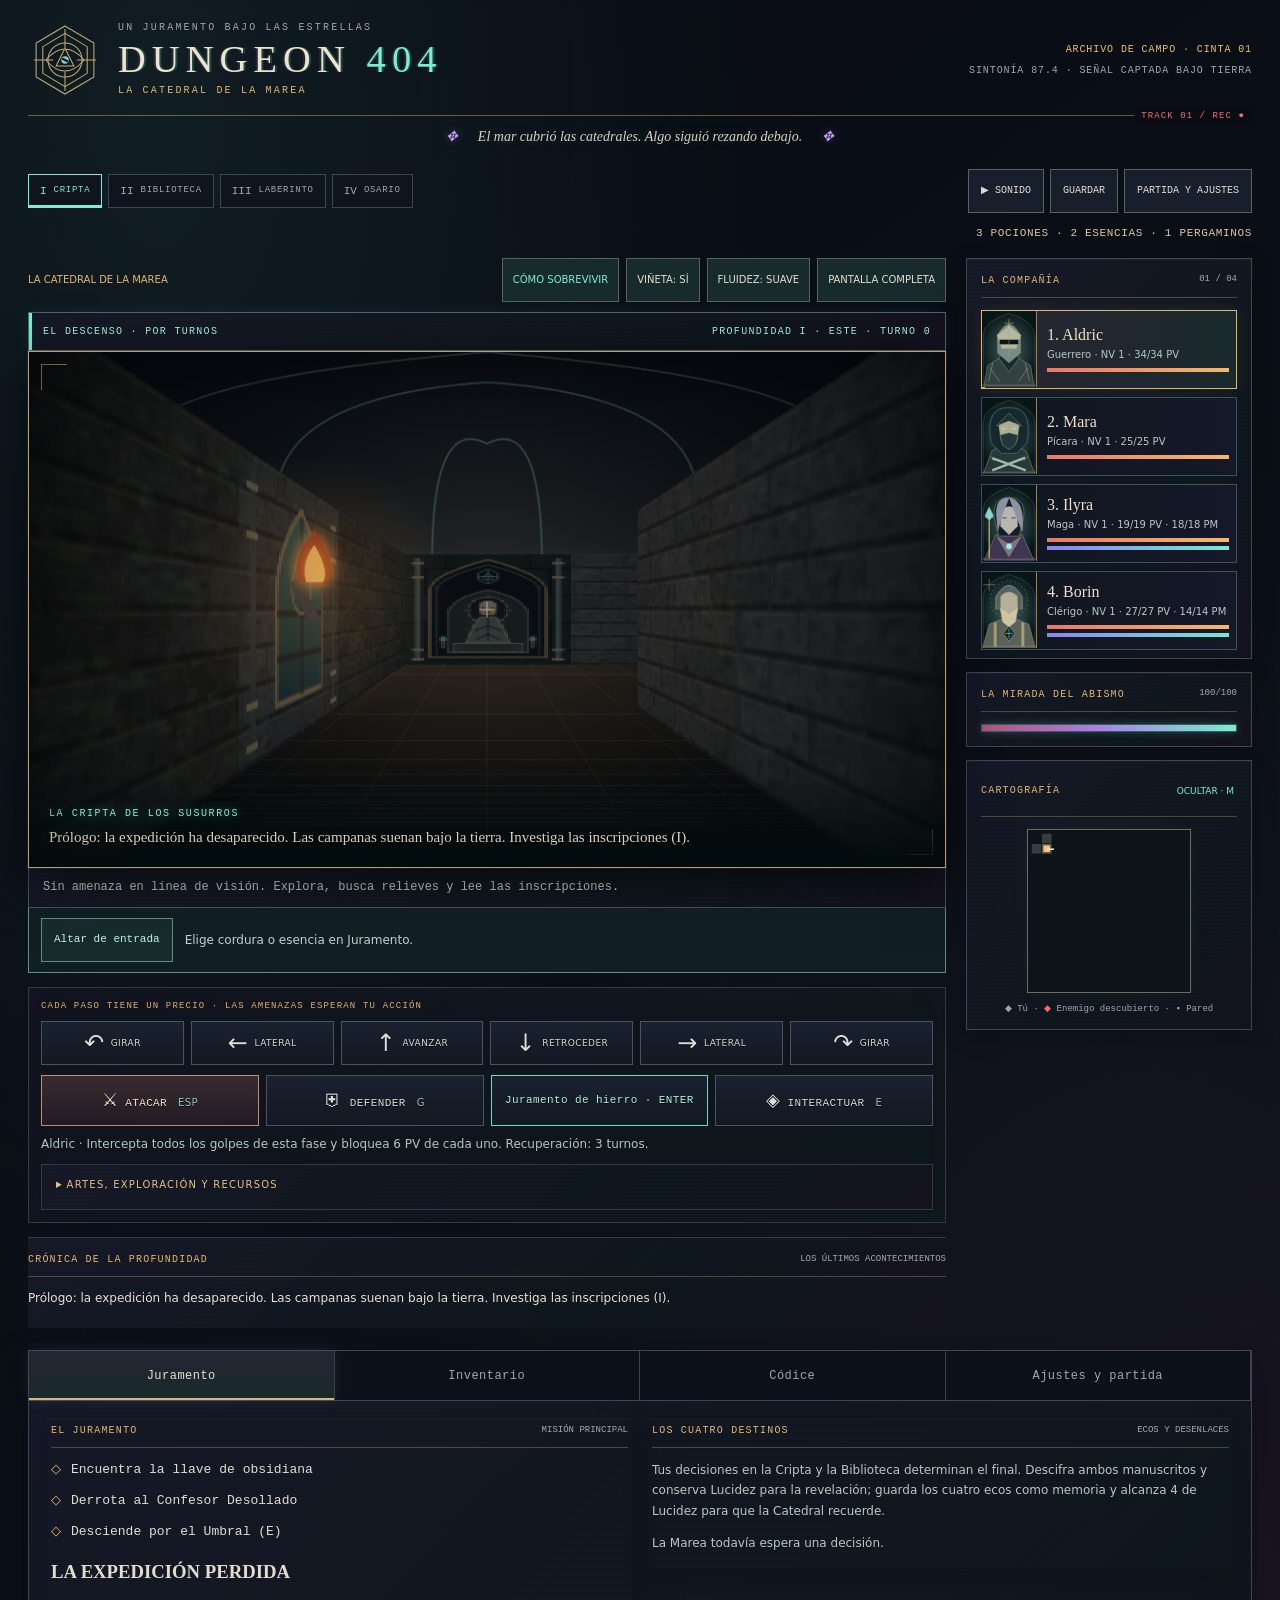
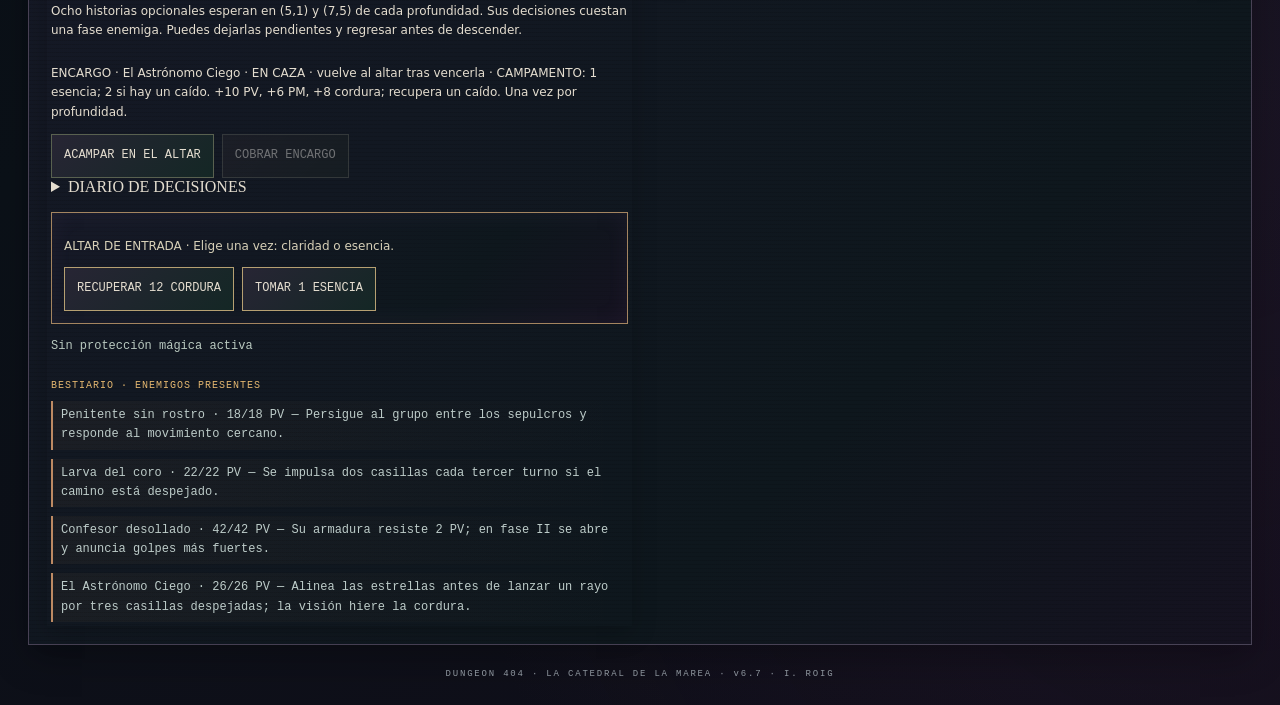
<file: index.html>
<!doctype html>
<html lang="es">
<head>
  <meta charset="utf-8"><link rel="icon" type="image/svg+xml" href="assets/art/seal.svg">
  <meta name="viewport" content="width=device-width, initial-scale=1">
  <meta name="theme-color" content="#071517">
  <meta name="description" content="DUNGEON 404: dungeon crawler original en primera persona, gratuito, offline y jugable en navegador.">
  <title>DUNGEON 404 · La Catedral de la Marea · v6.7</title>
  <link rel="stylesheet" href="style.css?v=67">
</head>
<body>
<main class="shell">
  <header class="masthead">
    <div class="brand"><span class="brand-glyph" aria-hidden="true"><img src="assets/art/seal.svg" alt=""></span><div>
      <p class="kicker">UN JURAMENTO BAJO LAS ESTRELLAS</p>
      <h1>DUNGEON <em>404</em></h1>
      <p class="subtitle">LA CATEDRAL DE LA MAREA</p>
    </div></div>
    <div class="build-meta"><span class="version">ARCHIVO DE CAMPO · CINTA 01</span><span>SINTONÍA 87.4 · SEÑAL CAPTADA BAJO TIERRA</span></div></header>
  <section class="story-intro" aria-label="Prólogo">
    <span class="ornament" aria-hidden="true">✥</span>
    <p>El mar cubrió las catedrales. Algo siguió rezando debajo.</p>
    <span class="ornament" aria-hidden="true">✥</span>
  </section>
  <nav class="expedition-bar" aria-label="Accesos de la expedición">
    <ol class="depth-track" aria-label="Progreso de la campaña"><li data-depth="1" aria-current="step">I <span>CRIPTA</span></li><li data-depth="2">II <span>BIBLIOTECA</span></li><li data-depth="3">III <span>LABERINTO</span></li><li data-depth="4">IV <span>OSARIO</span></li></ol>
    <div class="quick-tools"><button type="button" id="quick-sound" aria-pressed="false">▶ SONIDO</button><button type="button" id="quick-save">GUARDAR</button><button type="button" id="quick-settings">PARTIDA Y AJUSTES</button></div>
    <p id="quick-supplies" role="status">3 POCIONES · 2 ESENCIAS · 1 PERGAMINO</p>
  </nav>
  <div class="game">
    <section class="main-column" aria-label="Mazmorra">
      <div class="top-status"><span>EL DESCENSO · POR TURNOS</span><span id="location">PROFUNDIDAD I · ESTE</span></div>
      <div class="viewport" id="view-container" data-perception="stable">
        <canvas id="view" width="960" height="600" aria-label="Vista de la mazmorra en primera persona con paredes y enemigos"></canvas>
        <button type="button" id="exit-fullscreen" class="exit-fullscreen">SALIR DE PANTALLA COMPLETA</button>
        <div class="view-decor view-decor-tl" aria-hidden="true"></div>
        <div class="view-decor view-decor-br" aria-hidden="true"></div>
        <div class="hud"><span id="area">LA CRIPTA DE LOS SUSURROS</span><span id="message" role="status" aria-live="polite">La piedra está húmeda.</span></div>
      </div>
      <div id="encounter-intent" role="status" class="encounter-intent" aria-live="polite"></div><section id="context-actions" class="context-actions" aria-label="Oportunidades cercanas" hidden></section><section id="touch-party" class="touch-party" aria-label="Selecciona un aventurero"></section><section class="control-panel" aria-label="Controles del juego">
        <div class="control-heading">CADA PASO TIENE UN PRECIO · LAS AMENAZAS ESPERAN TU ACCIÓN</div><div class="controls travel">
          <button type="button" aria-label="Girar a la izquierda · A" data-action="left" title="A: girar a la izquierda"><span>↶</span><small>GIRAR</small></button>
          <button type="button" aria-label="Paso lateral izquierdo · Q" data-action="strafeLeft" title="Q: paso a la izquierda"><span>←</span><small>LATERAL</small></button>
          <button type="button" aria-label="Avanzar · W" data-action="forward" title="W: avanzar"><span>↑</span><small>AVANZAR</small></button>
          <button type="button" aria-label="Retroceder · S" data-action="back" title="S: retroceder"><span>↓</span><small>RETROCEDER</small></button>
          <button type="button" aria-label="Paso lateral derecho · R" data-action="strafeRight" title="R: paso a la derecha"><span>→</span><small>LATERAL</small></button>
          <button type="button" aria-label="Girar a la derecha · D" data-action="right" title="D: girar a la derecha"><span>↷</span><small>GIRAR</small></button>
        </div>
        <div class="controls primary-actions"><button type="button" data-action="attack" class="action-primary"><span>⚔</span> ATACAR <kbd>ESP</kbd></button>
          <button type="button" data-action="guard"><span>⛨</span> DEFENDER <kbd>G</kbd></button>
          <button type="button" id="signature-action" data-action="signature">ESPECIALIDAD</button><button type="button" data-action="interact"><span>◈</span> INTERACTUAR <kbd>E</kbd></button>
          </div><p id="ability-hint" class="ability-hint"></p><details class="advanced-actions"><summary>ARTES, EXPLORACIÓN Y RECURSOS</summary><div class="controls combat">
          <button type="button" data-action="spell"><span>✧</span> CONJURO <kbd>F</kbd></button>
          <button type="button" data-action="ward"><span>✥</span> SANTUARIO <kbd>B</kbd></button>
          <button type="button" data-action="frost"><span>❄</span> ESCARCHA <kbd>C</kbd></button>
          <button type="button" data-action="pulse"><span>✺</span> PULSO <kbd>V</kbd></button>
          <button type="button" data-action="search"><span>⌕</span> BUSCAR <kbd>Z</kbd></button>
          <button type="button" data-action="investigate"><span>☷</span> INVESTIGAR <kbd>I</kbd></button>
          <button type="button" data-action="ritual"><span>◉</span> RITO <kbd>O</kbd></button>
          <button type="button" data-action="potion"><span>♥</span> POCIÓN <kbd>H</kbd></button>
          <button type="button" data-action="ether"><span>✦</span> ESENCIA <kbd>J</kbd></button>
          <button type="button" data-action="rest"><span>☾</span> DESCANSAR <kbd>T</kbd></button>
          <button type="button" data-action="scroll"><span>▤</span> PERGAMINO <kbd>N</kbd></button>
          <button type="button" data-action="disarm"><span>⛓</span> DESACTIVAR <kbd>X</kbd></button>
        </div>
      </details></section>
      <section class="journal" aria-label="Diario de la aventura">
        <div class="section-title"><h2>CRÓNICA DE LA PROFUNDIDAD</h2><span>LOS ÚLTIMOS ACONTECIMIENTOS</span></div>
        <div id="log" aria-live="off"></div>
      </section>
    </section>
    <aside class="sidebar">
      <section class="panel party-panel"><div class="section-title"><h2>LA COMPAÑÍA</h2><span id="party-selection">01 / 04</span></div><div id="party" aria-label="Selecciona un héroe con clic o teclas 1 a 4"></div></section>
      <section class="panel mind-panel"><div class="section-title"><h2>LA MIRADA DEL ABISMO</h2><span id="sanity-value">100/100</span></div>
        <div class="sanity-track" role="meter" aria-label="Cordura del grupo" aria-valuemin="0" aria-valuemax="100" aria-valuenow="100"><span id="sanity-fill" style="width:100%"></span></div>
        </section><section class="panel map-panel"><div class="section-title"><h2>CARTOGRAFÍA</h2><button id="toggle-map" class="text-button" type="button">OCULTAR · M</button></div>
        <canvas id="map" width="220" height="220" aria-label="Mapa de las casillas exploradas"></canvas>
        <p class="map-legend">◆ Tú · <span class="legend-enemy">◆</span> Enemigo descubierto · ▪ Pared</p>
      </section>
      </aside>
  </div>
  <section class="codex" aria-label="Códice de la expedición"><div role="tablist" class="codex-nav" aria-label="Páginas del códice"><button type="button" id="tab-quest" role="tab" tabindex="0" aria-controls="page-quest" aria-selected="true" data-page="quest">Juramento</button><button type="button" id="tab-bag" role="tab" tabindex="-1" aria-controls="page-bag" aria-selected="false" data-page="bag">Inventario</button><button type="button" id="tab-lore" role="tab" tabindex="-1" aria-controls="page-lore" aria-selected="false" data-page="lore">Códice</button><button type="button" id="tab-settings" role="tab" tabindex="-1" aria-controls="page-settings" aria-selected="false" data-page="settings">Ajustes y partida</button></div><div id="page-quest" role="tabpanel" tabindex="0" class="codex-page" aria-labelledby="tab-quest"><section class="panel quest-panel"><div class="section-title"><h2>EL JURAMENTO</h2><span>MISIÓN PRINCIPAL</span></div>
        <div id="quests" class="quest-list"></div><section class="equipment" aria-label="Historias y encargos"><h3>LA EXPEDICIÓN PERDIDA</h3><p id="adventure-description"></p><div id="adventure-choices" class="gear-list"></div><p id="hunt-status"></p><div id="expedition-actions" class="gear-list"></div><details><summary>DIARIO DE DECISIONES</summary><div id="adventure-journal"></div></details></section><section id="echo-panel" class="echo-panel" aria-live="polite" hidden><h3 id="echo-title"></h3><p id="echo-text"></p><div id="echo-choices" class="gear-list"></div></section><div id="shrine" class="shrine" aria-live="polite"><p id="shrine-status"></p><div id="shrine-choices" class="gear-list"></div></div><p id="ward-status" class="ward-status" aria-live="polite">Sin protección mágica activa</p><div class="equipment"><span>BESTIARIO · ENEMIGOS PRESENTES</span><div id="bestiary" class="bestiary" aria-live="polite"></div></div>
      </section>
      <section class="panel ending-panel" aria-label="Destino del Nombre Anterior">
        <div class="section-title"><h2>LOS CUATRO DESTINOS</h2><span>ECOS Y DESENLACES</span></div>
        <p class="cosmic-help">Tus decisiones en la Cripta y la Biblioteca determinan el final. Descifra ambos manuscritos y conserva Lucidez para la revelación; guarda los cuatro ecos como memoria y alcanza 4 de Lucidez para que la Catedral recuerde.</p>
        <p id="ending-omens" class="system-hint" aria-live="polite">El destino todavía no está escrito.</p>
        <div id="ending-reveal" class="cosmic-ending" hidden aria-live="polite"><h3 id="ending-title"></h3><p id="ending-text"></p></div>
      </section>
      </div><div id="page-bag" role="tabpanel" tabindex="0" class="codex-page" aria-labelledby="tab-bag" hidden=""><section class="panel supplies-panel"><div class="section-title"><h2>PERTRECHOS</h2><span>RECURSOS</span></div><div id="inventory" class="supplies"></div><div class="equipment"><span>MOCHILA · CONSUMIBLES</span><div id="bag" class="gear-list"></div></div>
        <div class="equipment"><span>EQUIPO ACTUAL</span><p id="equipment"></p><div id="gear" class="gear-list" aria-label="Objetos equipables"></div></div>
        <div class="equipment" aria-label="Juramento de progreso"><span>JURAMENTO DE PROGRESO · NIVEL 2</span><p id="path-status" aria-live="polite"></p><div id="path-choices" class="gear-list"></div></div>
      </section>
      </div><div id="page-lore" role="tabpanel" tabindex="0" class="codex-page" aria-labelledby="tab-lore" hidden=""><section class="panel cosmic-panel" id="sanity-panel" data-zone="stable"><div class="section-title"><h2>TESTIMONIOS DE PIEDRA</h2></div><p id="knowledge-status" class="system-hint">TESTIMONIOS 0/3 · RITO PENDIENTE</p>
        <p class="cosmic-help">Pulsa <kbd>I</kbd> en una inscripción (o delante de ella). Descubre los testimonios de (5,1) y (3,11) y realiza el rito con <kbd>O</kbd> en (3,11).</p>
        <ol id="cosmic-journal" class="secret-journal" aria-label="Diario de testimonios"></ol>
      </section>
      <section class="panel revelation-panel"><div class="section-title"><h2>REVELACIONES PROHIBIDAS</h2><span id="tome-status">TOMOS 0/2</span></div>
        <p class="cosmic-help">Lucidez disponible: <strong id="lucidity-value">0/10</strong>. Lee un tomo con <kbd>K</kbd> en (5,1) o (7,5); restaura cordura con <kbd>L</kbd> gastando 2 de lucidez.</p>
        <p id="perception-report" role="status" aria-live="polite">Percepción estable.</p>
        <ol id="tomes-journal" aria-label="Tomos leídos"></ol>
        <div class="revelation-actions"><button type="button" data-action="readTome">LEER TOMO · K</button><button type="button" data-action="focusMind">RECUPERAR CORDURA · L</button></div>
      </section>
      <section class="panel drowned-panel"><p class="cosmic-help"><strong>AMENAZAS ABISALES:</strong> los Ahogados, las Larvas de Marea y el Bibliotecario pueden erosionar tu cordura al atacar. Sellar la marea reduce su efecto; escucharla permite obtener Lucidez.</p><div class="section-title"><h2>BIBLIOTECA SUMERGIDA</h2><span id="drowned-status">MANUSCRITOS 0/2 · RITUAL PENDIENTE</span></div>
        <p class="cosmic-help">En la profundidad II investiga los manuscritos en (5,1) y (7,5) desde su casilla o la adyacente. Ante el altar (3,11), elige una sola respuesta a la marea.</p>
        <ol id="drowned-journal" aria-label="Manuscritos sumergidos"></ol>
        <div class="revelation-actions"><button type="button" data-action="investigateDrowned">DESCIFRAR · U</button><button type="button" data-action="drownedSeal">SELLAR MAREA · Y</button><button type="button" data-action="drownedListen">ESCUCHAR MAREA · P</button></div>
      </section>
      <section class="panel secrets-panel"><div class="section-title"><h2>SECRETOS DE PIEDRA</h2><span>EXPLORACIÓN OPCIONAL</span></div><p id="secrets-status" class="system-hint"></p><ol id="secrets-journal" class="secret-journal"></ol></section>
      </div><div id="page-settings" role="tabpanel" tabindex="0" class="codex-page" aria-labelledby="tab-settings" hidden=""><div class="graphics-chooser"><a href="art-lab.html" style="color:#d9bb86;margin-right:10px" target="_blank" rel="noopener">LABORATORIO VISUAL 3D</a><label for="graphics-mode">MOTOR GRÁFICO</label><select id="graphics-mode" aria-label="Motor gráfico"><option value="canvas" selected>CLÁSICO · CANVAS 2.5D · RECOMENDADO</option><option value="webgl">WEBGL 3D · EXPERIMENTAL</option><option value="auto">AUTO · WEBGL 3D</option></select><span id="graphics-status" role="status">Cargando motor…</span></div>
      <section class="panel system-panel"><div class="section-title"><h2>EL DESTINO</h2><span>PARTIDA LOCAL</span></div>
        <div class="system-buttons"><button id="save" type="button">GUARDAR</button><button id="load" type="button">CARGAR</button><button id="reset" type="button">NUEVA PARTIDA</button><button id="export-save" type="button">EXPORTAR JSON</button><button id="import-save" type="button">IMPORTAR JSON</button></div><input id="import-save-file" type="file" accept=".json,application/json" hidden aria-label="Selecciona una partida JSON">
        <div class="audio-console" aria-label="Mezclador de sonido de DUNGEON 404">
          <div class="section-title"><h2>LA VOZ DEL ABISMO</h2><span>BANDA SONORA ORIGINAL</span></div>
          <button id="sound" type="button" class="audio-toggle" aria-pressed="false">▶ ACTIVAR MÚSICA Y SONIDO</button>
          <label for="music-volume">MÚSICA <output id="music-value">58%</output></label>
          <input type="range" id="music-volume" min="0" max="100" value="58" step="1" aria-label="Volumen musical">
          <label for="effects-volume">EFECTOS <output id="effects-value">72%</output></label>
          <input type="range" id="effects-volume" min="0" max="100" value="72" step="1" aria-label="Volumen de efectos">
          <label for="ambience-volume">AMBIENTE <output id="ambience-value">48%</output></label>
          <input type="range" id="ambience-volume" min="0" max="100" value="48" step="1" aria-label="Volumen de ambiente">
          <div id="soundscape-indicator" class="soundscape-indicator" role="status">EXPLORACIÓN · MÚSICA ADAPTATIVA</div>
          <p id="audio-status" class="audio-status" role="status">Pulsa activar para comenzar. Música dinámica, paisajes sonoros y 20 efectos. Funciona sin Internet.</p>
        </div>
        <p class="system-hint">Guarda en este navegador o exporta un JSON para pasar tu partida a otro equipo. No se envían archivos a ningún servidor.</p>
      </section>
    </div></section><footer>DUNGEON 404 · LA CATEDRAL DE LA MAREA · v6.7 · I. ROIG</footer></main>
<script src="engine.js?v=67" defer></script>
<script src="renderer.js?v=67" defer></script>
<script src="renderer3d.js?v=67" defer></script>
<script src="audio.js?v=67" defer></script>
<script src="glb-model.js?v=67" defer></script>
<script src="interface.js?v=67" defer></script><script src="game.js?v=67" defer></script>
<script src="presentation.js?v=67" defer></script>
</body>
</html>
</file>
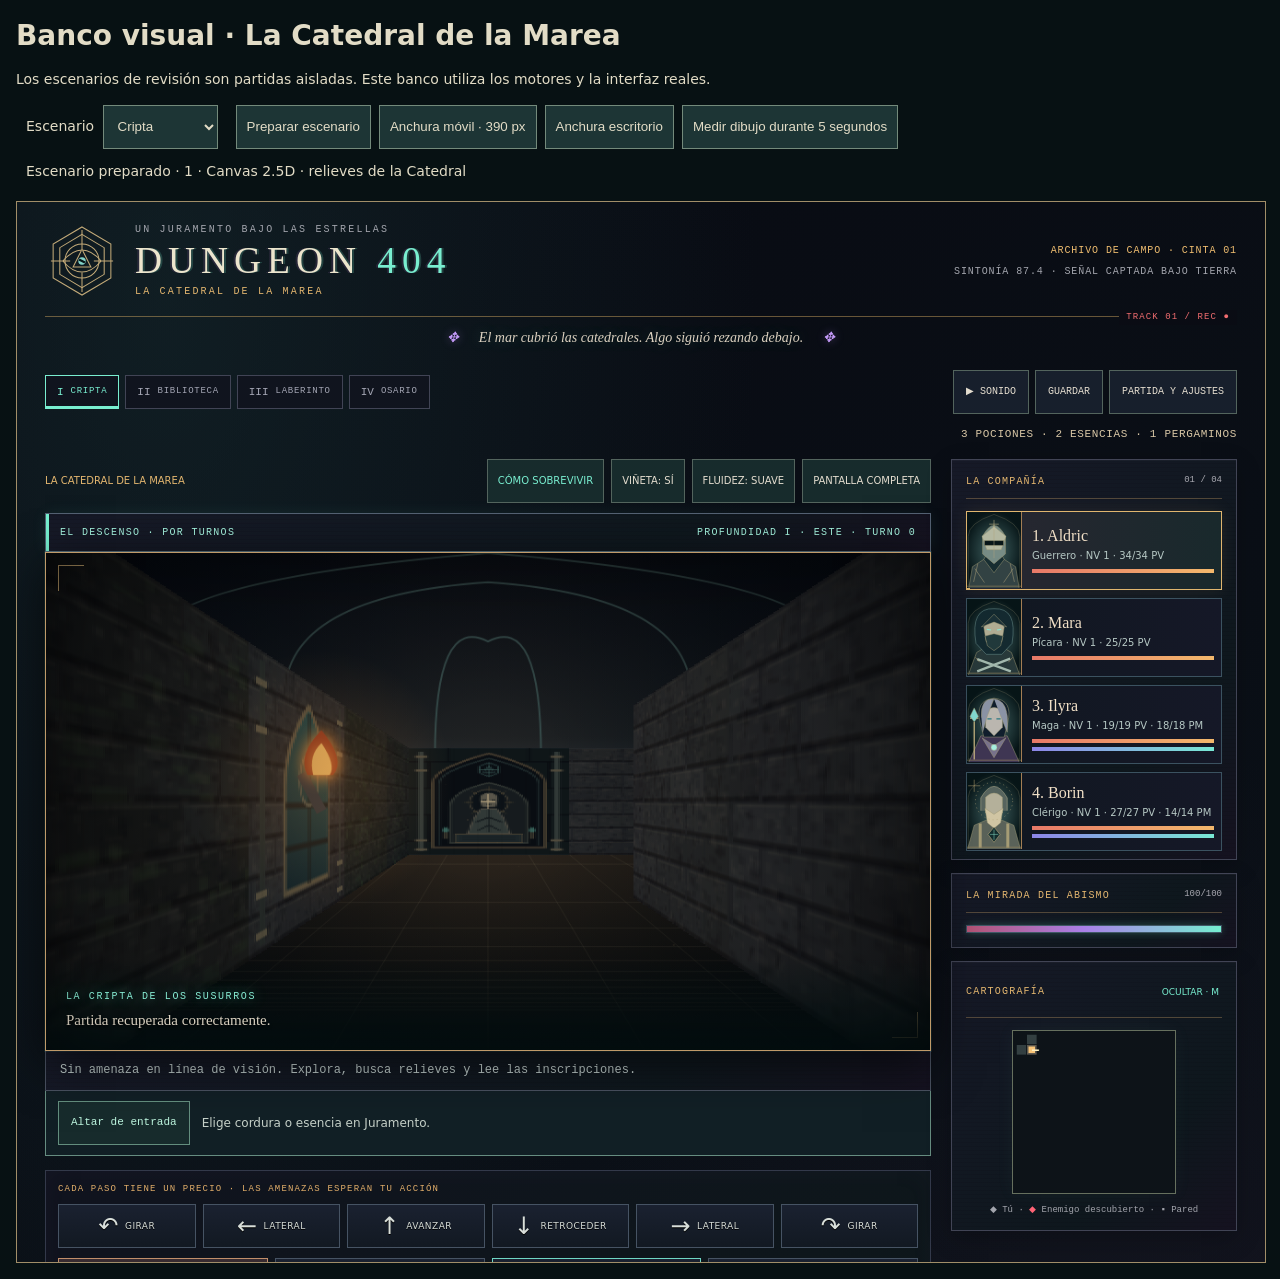
<file: tests/browser-lab.html>
<!doctype html><html lang="es"><meta charset="utf-8"><title>DUNGEON 404 · verificación visual</title>
<style>body{background:#071113;color:#e2dcc6;font:14px system-ui;margin:16px}button,select{padding:10px;background:#1d3535;color:#e2dcc6;border:1px solid #738a7b;margin:4px;min-height:44px}iframe{display:block;width:100%;height:1060px;border:1px solid #a18e68;margin-top:12px}output{display:block;white-space:pre-wrap;padding:10px}label{margin:10px}</style>
<h1>Banco visual · La Catedral de la Marea</h1><p>Los escenarios de revisión son partidas aisladas. Este banco utiliza los motores y la interfaz reales.</p>
<label>Escenario <select id="preset"><option value="1">Cripta</option><option value="2">Biblioteca</option><option value="3">Laberinto</option><option value="4">Osario</option><option value="boss">Jefe · fase II</option></select></label><button id="prepare">Preparar escenario</button><button id="mobile">Anchura móvil · 390 px</button><button id="desktop">Anchura escritorio</button><button id="measure">Medir dibujo durante 5 segundos</button><output id="report" aria-live="polite">Sin medir.</output>
<iframe id="game" title="Juego bajo revisión"></iframe><script src="../engine.js"></script><script>
const frame=document.getElementById('game'),report=document.getElementById('report');
function prepare(){if(document.getElementById('prepare').disabled)return;document.getElementById('prepare').disabled=true;const choice=document.getElementById('preset').value,s=DungeonEngine.createGame();s.floor=choice==='boss'?1:Number(choice);s.visited=['1,1'];s.visitedByFloor[s.floor]=s.visited;
if(choice==='boss'){s.x=5;s.y=3;s.dir=1;const boss=s.monsters.find(m=>m.kind==='warden');s.monsters=s.monsters.filter(m=>m.floor!==1||m===boss);Object.assign(boss,{x:6,y:3,hp:20,telegraph:true,phaseAwakened:true});s.visited=['5,3'];s.visitedByFloor[1]=s.visited;}
const backup=localStorage.getItem(DungeonEngine.SAVE_KEY);localStorage.setItem(DungeonEngine.SAVE_KEY,JSON.stringify(s));frame.onload=()=>{try{frame.contentDocument.getElementById('load').click();}finally{if(backup===null)localStorage.removeItem(DungeonEngine.SAVE_KEY);else localStorage.setItem(DungeonEngine.SAVE_KEY,backup);}document.getElementById('prepare').disabled=false;report.textContent='Escenario preparado · '+choice+' · '+frame.contentDocument.getElementById('graphics-status').textContent;};frame.src='../index.html';}
document.getElementById('prepare').onclick=prepare;
document.getElementById('mobile').onclick=()=>frame.style.width='390px';document.getElementById('desktop').onclick=()=>frame.style.width='100%';
document.getElementById('measure').onclick=()=>{const start=frame.contentWindow.Dungeon404.performance();report.textContent='Midiendo 5 segundos…';setTimeout(()=>{const end=frame.contentWindow.Dungeon404.performance(),n=end.samples-start.samples,ms=end.totalMs-start.totalMs;report.textContent=JSON.stringify({backend:end.backend,samples:n,meanDrawMs:n?+(ms/n).toFixed(2):null,observedDrawHz:+(n/5).toFixed(1),note:'Tiempo CPU de dibujo y frecuencia observada en este navegador compartido; no es una medición de GPU ni de un equipo físico.'},null,2);},5000);};prepare();
</script></html>
</file>
<file: style.css>
/* La Catedral de la Marea. One visual system: ink, bone, brass and tidal light. */
:root{color-scheme:dark;--bg:#071113;--panel:#101f21;--line:#354547;--brass:#bba171;--bone:#e2dcc6;--muted:#a0b0ab;--tide:#8ed3c6;--violet:#b3a1c5;--danger:#e18b83;font-family:Georgia,'Times New Roman',serif;color:var(--bone);background:var(--bg)}
*{box-sizing:border-box}body{margin:0;background:radial-gradient(ellipse at 10% 0,#23444355,transparent 45%),radial-gradient(ellipse at 100% 70%,#3f2d4f33,transparent 55%),#071113;min-height:100vh}button,select,input{font:inherit}button,summary,select{cursor:pointer}button,a,summary,input,select{touch-action:manipulation}button{color:var(--bone);border:1px solid #53645d;background:#172b2c;min-height:44px;padding:9px 12px;transition:background .15s,border-color .15s}button:hover{background:#29413e;border-color:var(--brass)}button:disabled{opacity:.45;cursor:not-allowed}button:focus-visible,a:focus-visible,summary:focus-visible,input:focus-visible,select:focus-visible,[tabindex]:focus-visible{outline:2px solid var(--tide);outline-offset:3px}a{color:var(--tide)}[hidden]{display:none!important}.shell{max-width:1500px;margin:auto;padding:20px 28px}.masthead{display:flex;align-items:center;justify-content:space-between;gap:20px;border-bottom:1px solid #bba17166;padding:0 0 16px}.brand{display:flex;align-items:center;gap:16px}.brand-glyph{width:74px;height:74px;display:block}.brand-glyph img{width:100%;height:100%}.kicker,.subtitle,.build-meta{font:10px/1.5 system-ui,sans-serif;letter-spacing:.22em;color:var(--muted)}.kicker{margin:0}.brand h1{font-weight:400;font-size:clamp(26px,3vw,42px);letter-spacing:.12em;margin:2px 0;color:#ece5cd}.brand h1 em{font-style:normal;color:var(--tide)}.subtitle{color:var(--brass);margin:1px 0}.build-meta{text-align:right;display:grid;gap:6px}.version{color:var(--brass)}.story-intro{display:flex;align-items:center;justify-content:center;gap:20px;color:#c5c3ae;font-style:italic;font-size:14px;padding:12px}.story-intro p{margin:0}.ornament{color:var(--brass)}
.game{display:grid;grid-template-columns:minmax(0,1fr) 286px;gap:20px;align-items:start}.main-column{min-width:0}.top-status{display:flex;justify-content:space-between;gap:12px;font:10px/1.5 system-ui,sans-serif;letter-spacing:.13em;color:var(--tide);padding:11px 14px;border:1px solid var(--line);background:#101f21}.viewport{position:relative;isolation:isolate;border:1px solid #a58d62;overflow:hidden;background:#000;box-shadow:0 14px 50px #0007}.viewport canvas{display:block;width:100%;height:auto;aspect-ratio:16/9}.view-decor{position:absolute;width:26px;height:26px;pointer-events:none;border-color:#d3c29777}.view-decor-tl{top:12px;left:12px;border-left:1px solid;border-top:1px solid}.view-decor-br{bottom:12px;right:12px;border-right:1px solid;border-bottom:1px solid}.hud{position:absolute;bottom:0;left:0;right:0;padding:32px 20px 18px;display:grid;gap:6px;background:linear-gradient(transparent,#031012ed);pointer-events:none;text-shadow:0 2px 3px #000}.hud #area{font:10px/1.4 system-ui,sans-serif;letter-spacing:.16em;color:var(--tide)}.hud #message{font:15px/1.45 Georgia,serif;color:#ebe3cf}.encounter-intent{border:1px solid var(--line);border-top:0;padding:10px 14px;font:12px/1.55 system-ui,sans-serif;color:#bed0c5;min-height:40px;background:#122525}.encounter-intent[data-danger=true]{border-color:#bc7770;color:#f0b6a9;background:#321f24}.control-panel{margin-top:14px}.control-heading{font:9px/1.5 system-ui,sans-serif;letter-spacing:.15em;color:var(--muted);margin-bottom:8px}.controls{display:grid;gap:7px}.travel{grid-template-columns:repeat(6,minmax(0,1fr));margin-bottom:10px}.travel button{display:flex;gap:6px;align-items:center;justify-content:center;padding:6px}.travel span{font:24px system-ui}.travel small{font:9px system-ui;letter-spacing:.05em}.primary-actions{grid-template-columns:repeat(4,minmax(0,1fr))}.primary-actions button{font:11px/1.35 system-ui;min-height:51px}.primary-actions button:first-child{background:#34433b;border-color:#bba171}.primary-actions button:nth-child(3){border-color:#74a69b;color:#b1eddf}.primary-actions span{font-size:18px}.primary-actions kbd{margin-left:4px}kbd{font:10px system-ui;color:#b8c9be}.ability-hint{font:12px/1.5 system-ui;color:#b4c6bc;min-height:20px;margin:9px 0}.advanced-actions{border:1px solid var(--line);background:#0f1d20}.advanced-actions summary{padding:12px 14px;font:10px/1.5 system-ui;letter-spacing:.12em;color:#d3c6a5;min-height:44px}.combat{grid-template-columns:repeat(4,minmax(0,1fr));padding:0 10px 10px}.combat button{font:11px/1.4 system-ui;padding:8px}.combat button span{color:var(--tide);font-size:17px}.combat kbd{display:block;color:#a8b6ae}.journal{margin-top:14px;padding:14px 0;border-top:1px solid var(--line)}.section-title{display:flex;align-items:center;justify-content:space-between;gap:10px;border-bottom:1px solid #a6906338;padding-bottom:9px;margin-bottom:12px}.section-title h2{font:10px/1.5 system-ui;letter-spacing:.14em;color:var(--brass);margin:0}.section-title>span{font:9px/1.5 system-ui;color:var(--muted);text-align:right}.journal #log{max-height:100px;overflow:auto;font:12px/1.65 system-ui;color:var(--muted)}#log>div:first-child{color:var(--bone)}#log>div{margin-bottom:5px}.sidebar{display:grid;gap:13px}.panel{background:linear-gradient(135deg,#152a2b,#101e20);border:1px solid var(--line);padding:14px}.party-panel{padding-bottom:8px}#party{display:grid;gap:8px}.hero{display:flex;align-items:center;gap:10px;text-align:left;width:100%;padding:0;background:#0c1a1d;border:1px solid #334b49;min-height:79px}.hero.selected{border-color:#c6b17d;box-shadow:inset 3px 0 #c6b17d;background:#213633}.hero.dead{filter:grayscale(1);opacity:.6}.portrait{width:55px;height:76px;flex-shrink:0;overflow:hidden;border-right:1px solid #6a735c;background:#142729}.portrait img{width:100%;height:100%;object-fit:cover}.hero-info{display:block;min-width:0;flex:1;padding:7px 7px 7px 0}.hero strong{font:16px Georgia;display:block;margin-bottom:4px;color:#e9dfc6}.hero small{font:10px/1.45 system-ui;display:block;color:#bfcbc1}.bars{display:grid;gap:4px;margin-top:6px}.bar{display:block;height:4px;background:#071113}.bar i{display:block;height:100%;background:#ba8b72}.bar.mana i{background:#8bbed0}.text-button{border:0;background:transparent;color:var(--tide);font:9px system-ui;padding:3px;min-height:32px}.map-panel{text-align:center}.map-panel canvas{width:164px;height:164px;max-width:100%;border:1px solid #52655c}.map-legend{font:9px/1.4 system-ui;color:var(--muted);margin:6px 0 0}.legend-enemy{color:var(--danger)}.sanity-track{height:6px;background:#050e10}.sanity-track span{height:100%;display:block;background:linear-gradient(90deg,#576d97,#8ed3c6)}
.codex{margin-top:22px;border:1px solid var(--line);background:#0d1b1e}.codex-nav{display:grid;grid-template-columns:repeat(4,minmax(0,1fr));border-bottom:1px solid var(--line)}.codex-nav button{border:0;border-right:1px solid var(--line);background:transparent;color:var(--muted);font:12px system-ui;min-height:49px}.codex-nav button[aria-selected=true]{color:#ece2c1;background:#233532;box-shadow:inset 0 -2px var(--brass)}.codex-page{padding:18px;display:grid;grid-template-columns:repeat(2,minmax(0,1fr));gap:16px;align-items:start}.codex-page>.supplies-panel,.codex-page>.system-panel,.codex-page>.graphics-chooser{grid-column:1/-1}.codex .panel{background:transparent;border:0;padding:4px}.quest{display:flex;gap:10px;font:13px/1.6 system-ui;margin-bottom:10px}.quest.done{color:var(--tide)}.quest-mark{color:var(--brass)}.ward-status,.system-hint,.cosmic-help,.cosmic-panel p,.revelation-panel p,.ending-panel p{font:12px/1.7 system-ui;color:#b9c9bf}.cosmic-help kbd{border-bottom:1px solid #5a7972}.secret-journal,#tomes-journal,#drowned-journal{font:13px/1.65 Georgia;color:#d2c9b1;padding-left:20px}.secret-journal li{margin-bottom:10px}.bestiary{font:12px/1.6 system-ui;color:#afc4bd}.bestiary-entry{margin-top:9px;padding-left:10px;border-left:2px solid #647e74}.equipment{margin-top:18px}.equipment>span{font:10px system-ui;letter-spacing:.1em;color:var(--brass)}.equipment p{font:12px/1.6 system-ui}.supplies{display:grid;grid-template-columns:repeat(4,1fr);gap:10px}.supply{border:1px solid var(--line);padding:13px;text-align:center;background:#142725}.supply strong{font:22px Georgia;display:block;color:#ddcba3}.supply small{font:10px system-ui;display:block;color:var(--muted);margin-top:6px}.gear-list{display:flex;gap:8px;flex-wrap:wrap;margin-top:10px}.gear-btn{font:12px/1.4 system-ui}.unequip-row{display:flex;gap:8px;width:100%}.revelation-actions{display:flex;flex-wrap:wrap;gap:8px}.revelation-actions button,.system-buttons button{font:11px/1.4 system-ui}.system-buttons{display:flex;flex-wrap:wrap;gap:8px}.graphics-chooser{display:flex;flex-wrap:wrap;align-items:center;gap:10px;font:11px/1.5 system-ui}.graphics-chooser label{color:var(--brass)}.graphics-chooser select{padding:10px;background:#152c2e;color:var(--bone);border:1px solid #5b7468;min-height:44px;max-width:100%}#graphics-status{color:var(--muted)}.audio-console{max-width:650px;margin:24px 0}.audio-console label{display:flex;justify-content:space-between;margin-top:14px;font:11px system-ui}.audio-console input{width:100%;accent-color:var(--tide);min-height:32px}.audio-toggle{width:100%;font:12px system-ui}.audio-status,.soundscape-indicator{font:11px/1.6 system-ui;color:var(--muted)}.release-tools{display:flex;flex-wrap:wrap;align-items:center;gap:7px;margin:0 0 10px}.release-label{font:10px system-ui;color:var(--brass);margin-right:auto}.release-tools button{font:10px system-ui;min-height:44px;padding:7px 10px}.release-tools #release-help{color:var(--tide)}.survival-guide{max-width:640px;width:calc(100% - 28px);max-height:85vh;overflow:auto;border:1px solid var(--brass);background:#14282b;color:var(--bone);padding:28px}.survival-guide::backdrop{background:#020b10de}.survival-guide h2{font-weight:normal;color:var(--tide)}.survival-guide p,.survival-guide li{font:14px/1.75 system-ui}.survival-guide li{margin-bottom:12px}.cosmic-ending{border:1px solid var(--brass);padding:20px;background:#273731}.cosmic-ending h3{font-weight:normal;color:var(--tide)}footer{padding:22px 0 4px;text-align:center;font:9px/1.6 system-ui;letter-spacing:.18em;color:#9aa99f}.viewport:fullscreen{display:flex;align-items:center;justify-content:center;background:#000;border:0}.viewport:fullscreen canvas{width:auto;height:100%;max-width:100%;object-fit:contain}.viewport[data-perception=fractured]{box-shadow:0 0 25px #80709e55}.viewport:before{content:'';position:absolute;inset:0;pointer-events:none;box-shadow:inset 0 0 70px #0007;z-index:1}.film-disabled .viewport:before{display:none}
@media(min-width:1500px){.viewport canvas{max-height:610px;object-fit:contain}}
@media(max-width:1050px){.shell{padding:16px}.game{grid-template-columns:minmax(0,1fr) 245px;gap:13px}.hero strong{font-size:14px}.portrait{width:43px}.travel small{display:none}.hud #message{font-size:13px}.build-meta{display:none}.map-panel canvas{width:145px;height:145px}.primary-actions button{font-size:10px;padding:6px}.primary-actions kbd{display:none}}
@media(max-width:760px){.game{grid-template-columns:1fr}.shell{padding:12px}.brand-glyph{width:55px;height:55px}.brand h1{font-size:26px}.kicker{font-size:8px}.subtitle{font-size:9px}.story-intro{font-size:12px;padding:12px 3px}.sidebar{grid-template-columns:1fr 1fr;gap:10px}.party-panel{grid-column:1/-1;grid-row:1}#party{grid-template-columns:repeat(2,minmax(0,1fr))}.hero{min-height:74px}.portrait{height:70px;width:47px}.hero strong{font-size:14px}.hero small{font-size:9px}.top-status{font-size:8px;padding:9px}.hud{padding:24px 13px 12px}.hud #area{font-size:8px}.hud #message{font-size:12px}.map-panel canvas{width:120px;height:120px}.mind-panel .section-title{display:block}.mind-panel .section-title span{display:block;text-align:left;margin-top:8px}.codex-page{grid-template-columns:1fr;padding:14px}.codex-nav button{font-size:11px;padding:6px}.controls.combat{grid-template-columns:repeat(3,minmax(0,1fr))}.primary-actions{gap:5px}.primary-actions button{font-size:10px;min-height:51px;padding:5px}.primary-actions button span{display:none}.travel button{min-height:44px}.journal #log{max-height:70px}.release-tools{gap:5px}.release-label{display:none}.release-tools button{flex:1;font-size:9px;padding:7px 4px}.supplies{grid-template-columns:repeat(2,1fr)}.section-title h2{font-size:10px}.survival-guide{padding:18px}}
@media(prefers-reduced-motion:reduce){*{transition:none!important;animation:none!important;scroll-behavior:auto!important}}

.shrine{border:1px solid #8a765a;background:linear-gradient(125deg,#172d2b,#18202c);padding:12px;margin-top:16px}.shrine p{font:12px/1.5 system-ui;color:#d7d0b8}.shrine button{min-height:44px;border-color:#b6a072}.path-choice{min-height:48px;max-width:270px;text-align:left}

.echo-panel{border:1px solid #8a765a;background:linear-gradient(135deg,#1b2e2c,#241c31);padding:13px;margin:14px 0}.echo-panel h3{font:12px Georgia;color:#d7c397;letter-spacing:.08em}.echo-panel p{font:12px/1.6 system-ui;color:#c7cec5}.echo-choice{min-height:44px;border-color:#7da79a}
.relic-slot{border-color:#65b4a7;background:linear-gradient(135deg,#16322f,#1a2831);color:#c9f2e9;text-align:left;white-space:normal}.relic-slot:hover{border-color:#a6ded2}.echo-choice:last-child{border-color:#bba171;background:linear-gradient(135deg,#29261f,#22202d)}.cosmic-ending{border-color:#8e7ba6;background:linear-gradient(135deg,#182e30,#292239);box-shadow:inset 0 0 24px #55c8bd12}.cosmic-ending h3{color:#9be0d3}
@media(max-width:760px){.relic-slot,.echo-choice{width:100%;text-align:left}.echo-panel{padding:12px}.cosmic-ending{padding:16px}}

/* v6.5 direction: analog field archive, late-night broadcast, cosmic cathedral. */
:root{--bg:#090a12;--panel:#11131f;--line:#3b4052;--brass:#e3b66f;--bone:#e4ddcf;--muted:#a3a5ad;--tide:#79eed0;--violet:#c59bfa;--danger:#ff6476}
body{background:radial-gradient(ellipse at 12% 4%,#1c3a3c66,transparent 38%),radial-gradient(ellipse at 96% 74%,#46274a38,transparent 48%),linear-gradient(145deg,#080a12,#0b1118 56%,#100d19)}
.masthead{border-bottom-color:#d4a96077;position:relative}.masthead:after{content:"TRACK 01  /  REC ●";position:absolute;right:0;bottom:-9px;padding:1px 7px;background:#0a0c14;color:#f26d70;font:9px/1.4 ui-monospace,Consolas,monospace;letter-spacing:.12em}
.kicker,.subtitle,.build-meta,.top-status,.hud #area,.control-heading,.controls button,.section-title h2,.section-title>span,.codex-nav button,.supply small,.map-legend,.equipment>span,.graphics-chooser,.system-buttons,.quest,.bestiary,.gear-btn,.encounter-intent,.ward-status,.system-hint,.cosmic-help,.audio-console label,.audio-status,.soundscape-indicator,.release-tools,.survival-guide li,.survival-guide p{font-family:ui-monospace,"Cascadia Mono",Consolas,monospace}
.brand h1{letter-spacing:.16em;text-shadow:2px 0 #73eac833,-2px 0 #c679cf22}.build-meta{letter-spacing:.09em}.build-meta .version{color:#efbd70}
.story-intro{color:#dbd0bf;text-shadow:0 0 14px #87f0d044}.ornament{color:var(--violet);text-shadow:0 0 10px #b084ea66}
.top-status,.panel,.advanced-actions,.codex,.journal,.encounter-intent,.shrine,.echo-panel,.cosmic-ending,.audio-console,.system-panel{background-image:repeating-linear-gradient(0deg,transparent 0 3px,#00000012 3px 4px),linear-gradient(135deg,#161927,#0e171d 70%,#151220)}
.top-status{border-color:#546172;color:#a5f4df;box-shadow:inset 3px 0 #75efcf,0 0 16px #71eed012}
.viewport{border-color:#c09a69;box-shadow:0 12px 46px #0009,0 0 0 1px #70e9d018}.view-decor{border-color:#deb978aa}.hud #area{color:#8af2d9;text-shadow:0 0 12px #6df3d088}.hud #message{color:#f0e6d4}
.encounter-intent{border-color:#495160;color:#c5d2d0}.encounter-intent[data-danger=true]{border-color:#fa6475;color:#ffd0c8;background-image:repeating-linear-gradient(0deg,transparent 0 3px,#00000014 3px 4px),linear-gradient(110deg,#401f2b,#201622);box-shadow:inset 3px 0 #ff6476,0 0 20px #ff425522}
.control-panel{padding:12px;border:1px solid #343b4b;background:linear-gradient(135deg,#10131e,#0d171a);box-shadow:inset 0 0 24px #8d6cb50a}.control-heading{color:#e2ae6a;letter-spacing:.13em}.controls button{background:linear-gradient(180deg,#1a2130,#121922);border-color:#465363;color:#d8ded9;text-shadow:0 1px #000;letter-spacing:.035em}.controls button:hover{background:linear-gradient(180deg,#283b42,#192330);border-color:#7aefd4;box-shadow:0 0 14px #74efd426}.controls button:focus-visible{outline-color:#8ef3da;box-shadow:0 0 0 3px #081116,0 0 14px #8ef3da66}.primary-actions button:first-child{background:linear-gradient(180deg,#382b30,#211b25);border-color:#c08e6a;color:#ffe0c9}.primary-actions button:nth-child(3){border-color:#6ed6c4;color:#a9f6e4}.primary-actions kbd,.combat kbd{color:#92cbbd}
.advanced-actions,.control-panel,.journal,.panel,.codex{border-color:#33394a}.advanced-actions summary{color:#e7bf82}.section-title{border-bottom-color:#b18e5c66}.section-title h2{color:#e3b66f;letter-spacing:.12em}.section-title>span{color:#a8a8b0}
.panel{border-color:#414455;box-shadow:inset 0 1px #ffffff08,0 8px 24px #0003}.hero{background:linear-gradient(90deg,#101720,#151827);border-color:#3b5260}.hero:hover{border-color:#70dfc7}.hero.selected{border-color:#e0b66f;box-shadow:inset 3px 0 #e0b66f,0 0 16px #e0b66f19;background:linear-gradient(90deg,#292631,#19292c)}.portrait{border-right-color:#a47e54}.hero strong{color:#f0dfc6}.hero small{color:#b6c8c4}.bar{background:#090c14}.bar i{background:linear-gradient(90deg,#e87968,#f3b86c)}.bar.mana i{background:linear-gradient(90deg,#8d85e8,#78e8d5)}
.sanity-track{height:8px;border:1px solid #394257;background:#080b13}.sanity-track span{background:linear-gradient(90deg,#b35475,#aa80e8 46%,#75efd0);box-shadow:0 0 9px #75efd055}.map-panel canvas{border-color:#66705e;box-shadow:0 0 18px #80d8c20c}.codex{border-color:#484255;box-shadow:0 12px 35px #0004}.codex-nav{border-bottom-color:#484255;background:#0c1019}.codex-nav button{letter-spacing:.04em}.codex-nav button[aria-selected=true]{color:#e8dfc9;background:linear-gradient(180deg,#242534,#192a2b);box-shadow:inset 0 -2px #e1b66d,0 0 16px #7af0d31a}.codex-page{background:repeating-linear-gradient(0deg,transparent 0 3px,#0000000d 3px 4px)}
.quest-mark{color:#e3b66f}.quest.done{color:#8ce8cf}.bestiary{color:#bdccc9}.bestiary-entry{border-left-color:#bd8a63;background:linear-gradient(90deg,#d39f5c0c,transparent);padding:5px 8px}.supply{border-color:#394456;background:linear-gradient(145deg,#1a1d29,#102022);box-shadow:inset 0 0 18px #88edcf08}.supply strong{color:#efcf91}.gear-btn{border-color:#596150;background:linear-gradient(135deg,#272534,#142725)}.relic-slot{border-color:#71d6c5;background:linear-gradient(110deg,#163530,#262035);color:#d5fff3}.relic-slot:hover{box-shadow:0 0 15px #72ead144}
.shrine,.echo-panel{border-color:#a48560;box-shadow:inset 0 0 22px #9e73bf12}.echo-panel{background-image:repeating-linear-gradient(0deg,transparent 0 3px,#00000014 3px 4px),linear-gradient(125deg,#152c2b,#21182b)}.echo-panel h3{color:#ecd092;text-shadow:1px 0 #a879d866}.echo-choice:last-child{border-color:#d2a964}.cosmic-ending{border-color:#a88bcb;box-shadow:inset 0 0 30px #9470d51b,0 0 18px #8ed3c610}.cosmic-ending h3{color:#a3f3dd;text-shadow:0 0 13px #79eed066}.journal #log{color:#abb5ba}.journal #log>div:first-child{color:#e8e0d2}
button,a,summary,select{transition:color .16s,border-color .16s,background .16s,box-shadow .16s}button:disabled{filter:saturate(.45)}footer{font-family:ui-monospace,Consolas,monospace;color:#8e969e;letter-spacing:.2em}
@media(max-width:760px){.masthead:after{font-size:8px;bottom:-8px}.control-panel{padding:9px}.top-status{font-size:9px}.codex-page{padding:14px 10px}.codex-nav button{font-size:10px}.primary-actions button{letter-spacing:0}.controls button{overflow-wrap:anywhere}}

/* v6.6: campaign landmarks and direct access to the expedition's essentials. */
.expedition-bar{display:flex;align-items:center;flex-wrap:wrap;gap:12px;padding:12px 0 16px;font:11px/1.5 ui-monospace,Consolas,monospace}
.depth-track{display:flex;gap:6px;list-style:none;margin:0 auto 0 0;padding:0}.depth-track li{display:flex;gap:7px;align-items:center;border:1px solid #414455;background:#10141e;padding:8px 11px;color:#a4a6b4}.depth-track li[data-state=current]{border-color:var(--tide);color:var(--tide);box-shadow:inset 0 -2px var(--tide)}.depth-track li[data-state=complete]{color:var(--brass);border-color:#917950}.depth-track span{font-size:9px;letter-spacing:.08em}
.quick-tools{display:flex;gap:6px}.quick-tools button{font:10px/1.4 ui-monospace,Consolas,monospace;min-height:44px;background:#171f2c}.quick-tools #quick-sound[aria-pressed=true]{color:var(--tide);border-color:var(--tide)}#quick-supplies{width:100%;text-align:right;margin:0;color:#d9c7a6;letter-spacing:.06em}
.context-actions{display:grid;gap:7px;background:#111f25;border:1px solid #668d81;border-top:0;padding:10px 12px}.context-opportunity{display:flex;align-items:center;gap:12px}.context-opportunity button{flex-shrink:0;color:#bdf6df;border-color:#638e7e;font:11px/1.4 ui-monospace,Consolas,monospace}.context-opportunity span{font:12px/1.5 system-ui;color:#c6d1c9}
@media(max-width:1050px){.depth-track span{display:none}.depth-track li{min-width:36px;justify-content:center}}
@media(max-width:760px){.expedition-bar{gap:9px}.depth-track{width:100%;justify-content:space-between}.depth-track li{flex:1;padding:7px 4px}.depth-track span{display:inline;font-size:8px;letter-spacing:0}.quick-tools{width:100%}.quick-tools button{flex:1;font-size:10px;padding:8px 5px}#quick-supplies{text-align:center;font-size:10px}.context-opportunity{align-items:flex-start;flex-direction:column;gap:5px}.context-opportunity button{width:100%;text-align:left}.context-opportunity span{font-size:12px}.hud{padding-top:20px}.hud #message{display:-webkit-box;-webkit-line-clamp:3;-webkit-box-orient:vertical;overflow:hidden}}
@media(max-width:360px){.depth-track span{display:none}}

.touch-party{display:none}
@media(max-width:760px){.touch-party{display:grid;grid-template-columns:repeat(4,minmax(0,1fr));gap:5px;margin-top:10px}.touch-hero{display:grid;gap:4px;text-align:center;min-height:76px;padding:8px 3px;background:#121e27}.touch-hero strong{font:13px Georgia;color:#eee2c8}.touch-hero span{font:12px/1.4 ui-monospace,Consolas,monospace}.touch-hero small{font:10px/1.4 system-ui;color:#abd3c8}.touch-hero.selected{border-color:var(--brass);background:#293131;box-shadow:inset 0 -2px var(--brass)}.party-panel{display:none}}

.exit-fullscreen{display:none;position:absolute;right:12px;top:12px;z-index:3;min-height:44px;font:11px/1.4 ui-monospace,Consolas,monospace;background:#101923e8}.viewport:fullscreen .exit-fullscreen{display:block}
</file>
